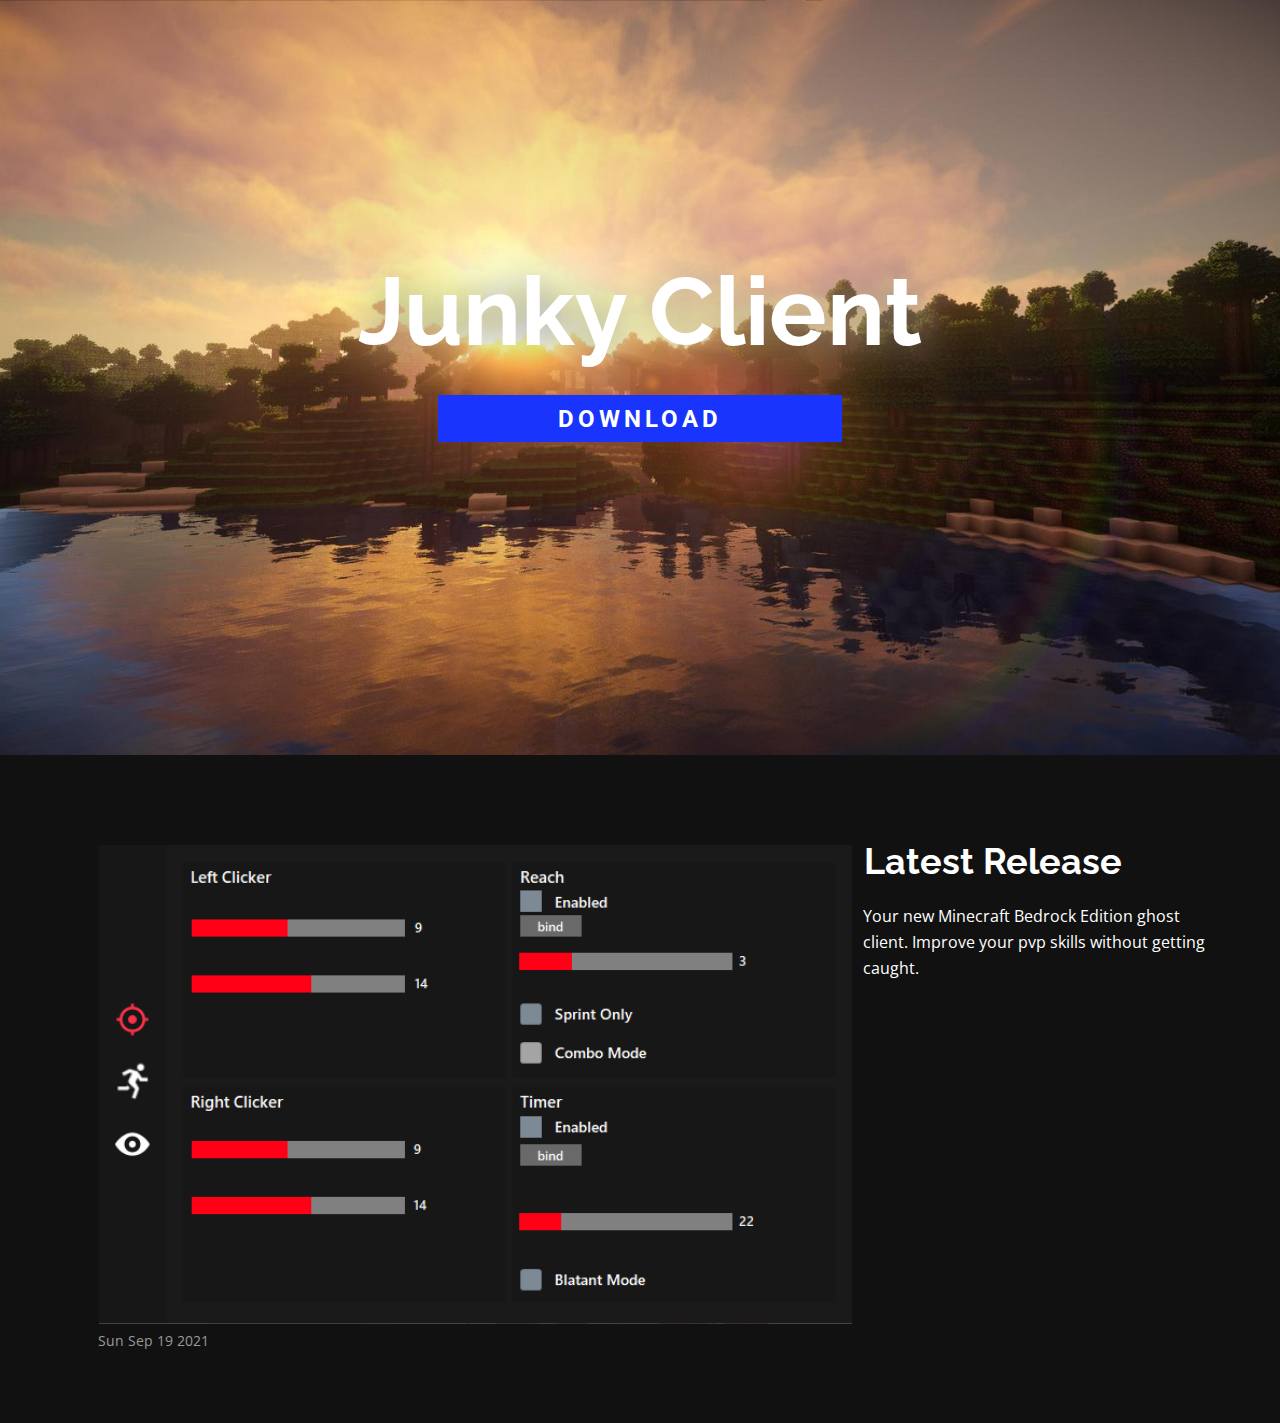
<file: index.html>
<!DOCTYPE html>
<html style="font-size: 16px;">
  <head>
    <meta name="viewport" content="width=device-width, initial-scale=1.0">
    <meta charset="utf-8">
    <meta name="keywords" content="Portfolio, About Us, ​Build Great Products">
    <meta name="description" content="">
    <meta name="page_type" content="np-template-header-footer-from-plugin">
    <title>Junky Cheat</title>
    <link rel="stylesheet" href="nicepage.css" media="screen">
<link rel="stylesheet" href="Accueil.css" media="screen">
    <script class="u-script" type="text/javascript" src="jquery.js" defer=""></script>
    <script class="u-script" type="text/javascript" src="nicepage.js" defer=""></script>
    <meta name="generator" content="Nicepage 3.23.2, nicepage.com">
    <link id="u-theme-google-font" rel="stylesheet" href="https://fonts.googleapis.com/css?family=Roboto:100,100i,300,300i,400,400i,500,500i,700,700i,900,900i|Open+Sans:300,300i,400,400i,600,600i,700,700i,800,800i">
    <link id="u-page-google-font" rel="stylesheet" href="https://fonts.googleapis.com/css?family=Raleway:100,100i,200,200i,300,300i,400,400i,500,500i,600,600i,700,700i,800,800i,900,900i">
    
    
    
    <script type="application/ld+json">{
		"@context": "http://schema.org",
		"@type": "Organization",
		"name": ""
}</script>
    <meta name="theme-color" content="#1934fd">
    <meta property="og:title" content="Junky Cheat">
    <meta property="og:type" content="website">
  </head>
  <body data-home-page="Accueil.html" data-home-page-title="Junky Cheat" class="u-body">
    <section class="u-align-center u-clearfix u-image u-section-1" id="carousel_30c3" data-image-width="3840" data-image-height="2160">
      <div class="u-clearfix u-sheet u-sheet-1">
        <h2 class="u-custom-font u-font-raleway u-text u-text-body-alt-color u-text-default u-text-1">Junky Client</h2>
        <div class="u-align-center u-container-style u-expanded-width-xs u-group u-palette-1-base u-group-1" data-href="https://discord.gg/92ZK3DDZds" data-target="_blank">
          <div class="u-container-layout u-valign-middle-xs u-container-layout-1">
            <h4 class="u-text u-text-default u-text-2">DOWNLOAD</h4>
          </div>
        </div>
      </div>
    </section>
    <section class="u-clearfix u-custom-color-1 u-section-2" id="sec-1126">
      <div class="u-clearfix u-sheet u-sheet-1"><!--blog--><!--blog_options_json--><!--{"type":"Recent","source":"","tags":"","count":""}--><!--/blog_options_json-->
        <div class="u-blog u-expanded-width u-blog-1">
          <div class="u-repeater u-repeater-1"><!--blog_post-->
            <div class="u-blog-post u-container-style u-repeater-item u-shape-rectangle">
              <div class="u-container-layout u-similar-container u-container-layout-1">
                <a class="u-post-header-link" href="blog/post.html"><!--blog_post_image-->
                  <img alt="" class="u-blog-control u-image u-image-default u-image-1" src="images/Capture11.PNG" data-image-width="699" data-image-height="451"><!--/blog_post_image-->
                </a>
                <h2 class="u-custom-font u-font-raleway u-text u-text-body-alt-color u-text-1">Latest Release</h2>
              </div>
            </div><!--/blog_post-->
          </div>
        </div><!--/blog-->
        <div class="u-blog-control u-metadata u-text-grey-40 u-metadata-1">
          <span class="u-meta-date u-meta-icon">Sun Sep 19 2021</span>
        </div>
        <p class="u-text u-text-body-alt-color u-text-2">Your new Minecraft Bedrock Edition ghost client. Improve your pvp skills without getting caught.</p>
      </div>
    </section>
    
    
    
    
  </body>
</html>
</file>
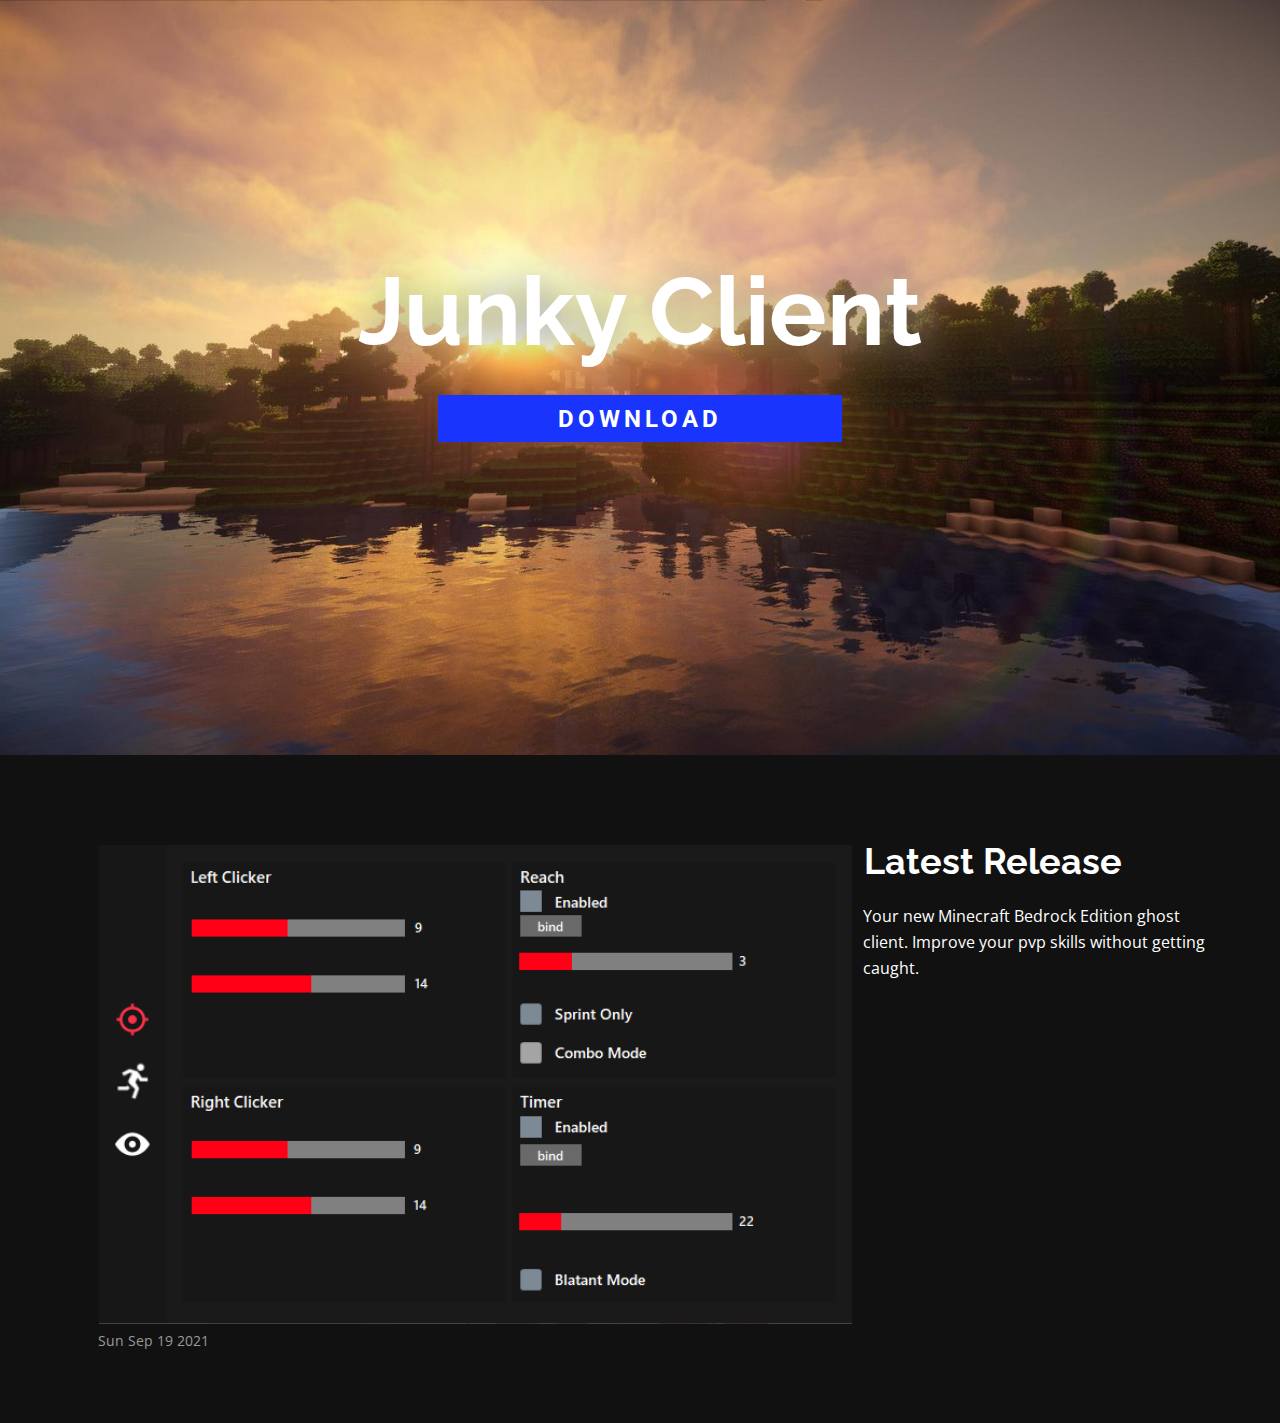
<file: Accueil.html>
<!DOCTYPE html>
<html style="font-size: 16px;">
  <head>
    <meta name="viewport" content="width=device-width, initial-scale=1.0">
    <meta charset="utf-8">
    <meta name="keywords" content="Portfolio, About Us, ​Build Great Products">
    <meta name="description" content="">
    <meta name="page_type" content="np-template-header-footer-from-plugin">
    <title>Accueil</title>
    <link rel="stylesheet" href="nicepage.css" media="screen">
<link rel="stylesheet" href="Accueil.css" media="screen">
    <script class="u-script" type="text/javascript" src="jquery.js" defer=""></script>
    <script class="u-script" type="text/javascript" src="nicepage.js" defer=""></script>
    <meta name="generator" content="Nicepage 3.23.2, nicepage.com">
    <link id="u-theme-google-font" rel="stylesheet" href="https://fonts.googleapis.com/css?family=Roboto:100,100i,300,300i,400,400i,500,500i,700,700i,900,900i|Open+Sans:300,300i,400,400i,600,600i,700,700i,800,800i">
    <link id="u-page-google-font" rel="stylesheet" href="https://fonts.googleapis.com/css?family=Raleway:100,100i,200,200i,300,300i,400,400i,500,500i,600,600i,700,700i,800,800i,900,900i">
    
    
    
    <script type="application/ld+json">{
		"@context": "http://schema.org",
		"@type": "Organization",
		"name": ""
}</script>
    <meta name="theme-color" content="#1934fd">
    <meta property="og:title" content="Junky Cheat">
    <meta property="og:type" content="website">
  </head>
  <body class="u-body">
    <section class="u-align-center u-clearfix u-image u-section-1" id="carousel_30c3" data-image-width="3840" data-image-height="2160">
      <div class="u-clearfix u-sheet u-sheet-1">
        <h2 class="u-custom-font u-font-raleway u-text u-text-body-alt-color u-text-default u-text-1">Junky Client</h2>
        <div class="u-align-center u-container-style u-expanded-width-xs u-group u-palette-1-base u-group-1" data-href="https://discord.gg/92ZK3DDZds" data-target="_blank">
          <div class="u-container-layout u-valign-middle-xs u-container-layout-1">
            <h4 class="u-text u-text-default u-text-2">DOWNLOAD</h4>
          </div>
        </div>
      </div>
    </section>
    <section class="u-clearfix u-custom-color-1 u-section-2" id="sec-1126">
      <div class="u-clearfix u-sheet u-sheet-1"><!--blog--><!--blog_options_json--><!--{"type":"Recent","source":"","tags":"","count":""}--><!--/blog_options_json-->
        <div class="u-blog u-expanded-width u-blog-1">
          <div class="u-repeater u-repeater-1"><!--blog_post-->
            <div class="u-blog-post u-container-style u-repeater-item u-shape-rectangle">
              <div class="u-container-layout u-similar-container u-container-layout-1">
                <a class="u-post-header-link" href="blog/post.html"><!--blog_post_image-->
                  <img alt="" class="u-blog-control u-image u-image-default u-image-1" src="images/Capture11.PNG" data-image-width="699" data-image-height="451"><!--/blog_post_image-->
                </a>
                <h2 class="u-custom-font u-font-raleway u-text u-text-body-alt-color u-text-1">Latest Release</h2>
              </div>
            </div><!--/blog_post-->
          </div>
        </div><!--/blog-->
        <div class="u-blog-control u-metadata u-text-grey-40 u-metadata-1">
          <span class="u-meta-date u-meta-icon">Sun Sep 19 2021</span>
        </div>
        <p class="u-text u-text-body-alt-color u-text-2">Your new Minecraft Bedrock Edition ghost client. Improve your pvp skills without getting caught. </p>
      </div>
    </section>
    
    
    
   
  </body>
</html>
</file>
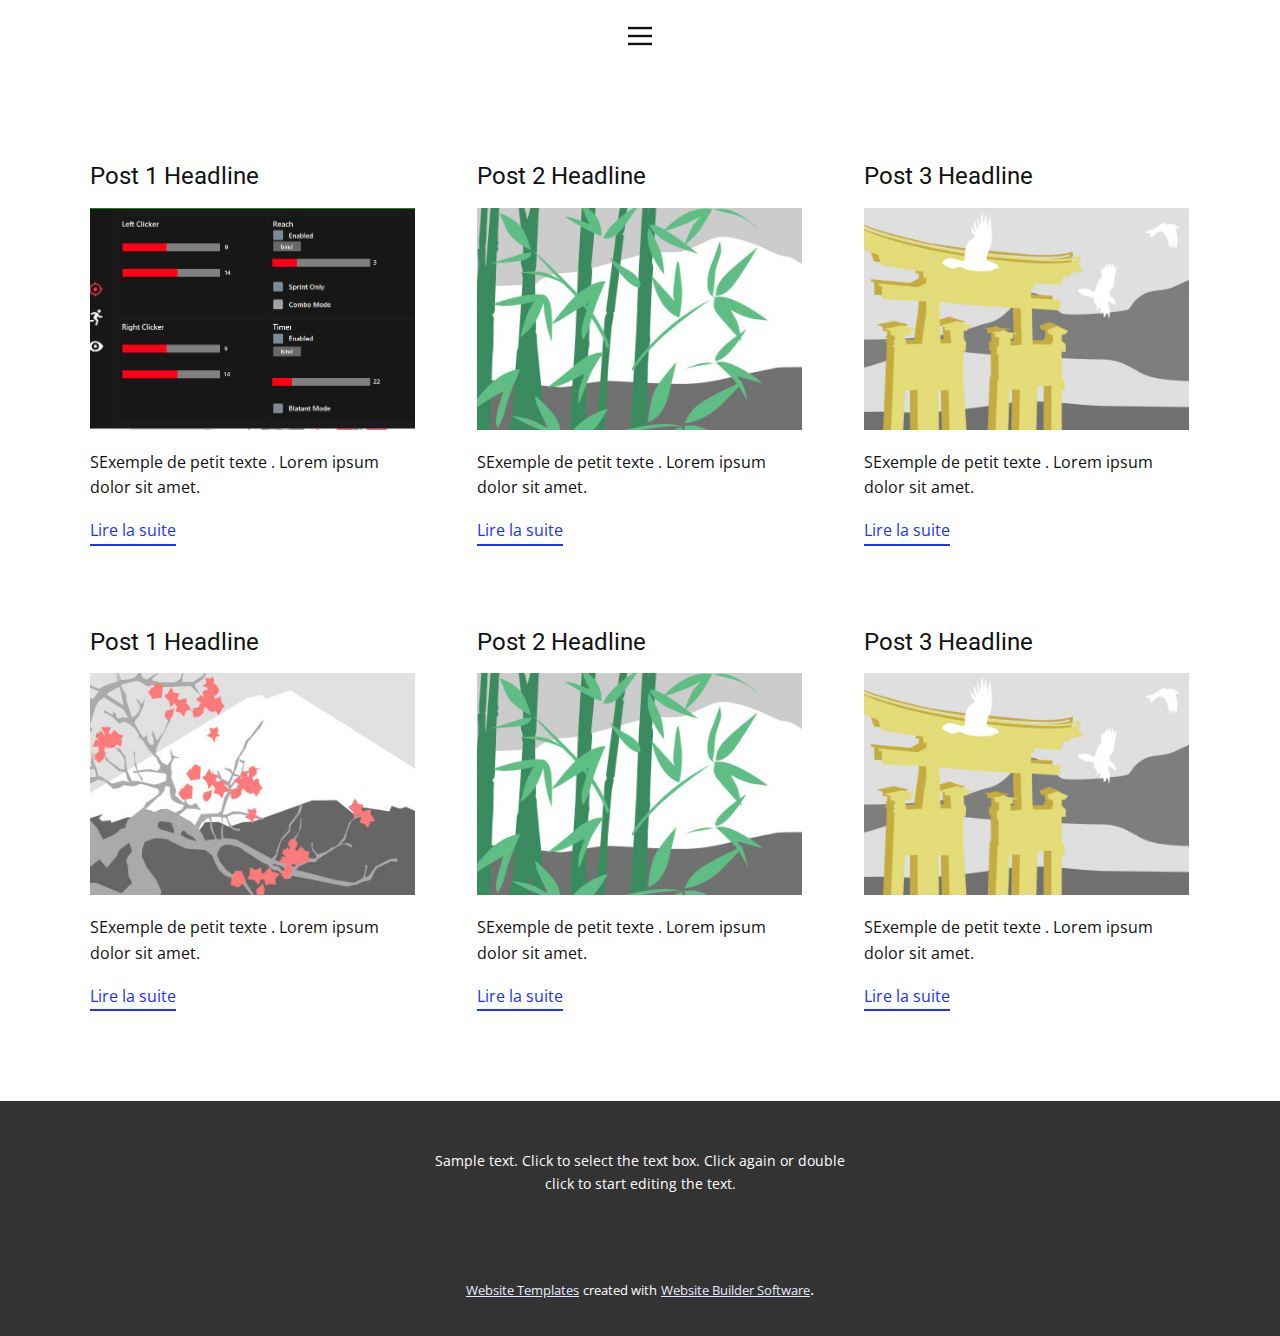
<file: blog/blog.html>
<html style="font-size: 16px;"><head>
    <meta name="viewport" content="width=device-width, initial-scale=1.0">
    <meta charset="utf-8">
    <meta name="keywords" content="">
    <meta name="description" content="">
    <meta name="page_type" content="np-template-header-footer-from-plugin">
    <title>Blog Template</title>
    <link rel="stylesheet" href="../nicepage.css" media="screen">
<link rel="stylesheet" href="../Blog-Template.css" media="screen">
    <script class="u-script" type="text/javascript" src="../jquery.js" defer=""></script>
    <script class="u-script" type="text/javascript" src="../nicepage.js" defer=""></script>
    <meta name="generator" content="Nicepage 3.23.2, nicepage.com">
    <link id="u-theme-google-font" rel="stylesheet" href="https://fonts.googleapis.com/css?family=Roboto:100,100i,300,300i,400,400i,500,500i,700,700i,900,900i|Open+Sans:300,300i,400,400i,600,600i,700,700i,800,800i">
    
    
    <script type="application/ld+json">{
		"@context": "http://schema.org",
		"@type": "Organization",
		"name": ""
}</script>
    <meta name="theme-color" content="#1934fd">
  </head>
  <body class="u-body"><header class="u-clearfix u-header u-header" id="sec-44a9"><div class="u-clearfix u-sheet u-sheet-1">
        <nav class="u-align-left u-menu u-menu-dropdown u-offcanvas u-menu-1" data-responsive-from="XL">
          <div class="menu-collapse">
            <a class="u-button-style u-nav-link" href="#" style="padding: 4px 0px; font-size: calc(1em + 8px);">
              <svg class="u-svg-link" preserveAspectRatio="xMidYMin slice" viewBox="0 0 302 302" style=""><use xmlns:xlink="http://www.w3.org/1999/xlink" xlink:href="#svg-5c50"></use></svg>
              <svg xmlns="http://www.w3.org/2000/svg" xmlns:xlink="http://www.w3.org/1999/xlink" version="1.1" id="svg-5c50" x="0px" y="0px" viewBox="0 0 302 302" style="enable-background:new 0 0 302 302;" xml:space="preserve" class="u-svg-content"><g><rect y="36" width="302" height="30"></rect><rect y="236" width="302" height="30"></rect><rect y="136" width="302" height="30"></rect>
</g><g></g><g></g><g></g><g></g><g></g><g></g><g></g><g></g><g></g><g></g><g></g><g></g><g></g><g></g><g></g></svg>
            </a>
          </div>
          <div class="u-custom-menu u-nav-container">
            <ul class="u-nav u-unstyled u-nav-1"><li class="u-nav-item"><a class="u-button-style u-nav-link u-text-active-palette-1-base u-text-hover-palette-2-base" href="../Home.html" style="padding: 10px 20px;">Home</a>
</li><li class="u-nav-item"><a class="u-button-style u-nav-link u-text-active-palette-1-base u-text-hover-palette-2-base" href="../About.html" style="padding: 10px 20px;">About</a>
</li><li class="u-nav-item"><a class="u-button-style u-nav-link u-text-active-palette-1-base u-text-hover-palette-2-base" href="../Contact.html" style="padding: 10px 20px;">Contact</a>
</li><li class="u-nav-item"><a class="u-button-style u-nav-link u-text-active-palette-1-base u-text-hover-palette-2-base" href="../Accueil.html" style="padding: 10px 20px;">Accueil</a>
</li></ul>
          </div>
          <div class="u-custom-menu u-nav-container-collapse">
            <div class="u-align-center u-black u-container-style u-inner-container-layout u-opacity u-opacity-95 u-sidenav">
              <div class="u-sidenav-overflow">
                <div class="u-menu-close"></div>
                <ul class="u-align-center u-nav u-popupmenu-items u-unstyled u-nav-2"><li class="u-nav-item"><a class="u-button-style u-nav-link" href="../Home.html">Home</a>
</li><li class="u-nav-item"><a class="u-button-style u-nav-link" href="../About.html">About</a>
</li><li class="u-nav-item"><a class="u-button-style u-nav-link" href="../Contact.html">Contact</a>
</li></ul>
              </div>
            </div>
            <div class="u-black u-menu-overlay u-opacity u-opacity-70"></div>
          </div>
        </nav>
      </div></header>
    <section class="u-clearfix u-section-1" id="sec-8b0d">
      <div class="u-clearfix u-sheet u-valign-middle u-sheet-1"><!--blog--><!--blog_options_json--><!--{"type":"Recent","source":"","tags":"","count":""}--><!--/blog_options_json-->
        <div class="u-blog u-expanded-width u-repeater u-repeater-1"><!--blog_post-->
          <div class="u-blog-post u-container-style u-repeater-item u-white u-repeater-item-1">
            <div class="u-container-layout u-similar-container u-valign-top u-container-layout-1"><!--blog_post_header-->
              <h4 class="u-blog-control u-text u-text-1">
                <a class="u-post-header-link" href="../blog/post.html"><!--blog_post_header_content-->Post 1 Headline<!--/blog_post_header_content--></a>
              </h4><!--/blog_post_header--><!--blog_post_image-->
              <a class="u-post-header-link" href="../blog/post.html"><img alt="" class="u-blog-control u-expanded-width u-image u-image-default u-image-1" src="../images/Capture11.PNG"></a><!--/blog_post_image--><!--blog_post_content-->
              <div class="u-blog-control u-post-content u-text u-text-2 fr-view">SExemple de petit texte . Lorem ipsum dolor sit amet.</div><!--/blog_post_content--><!--blog_post_readmore--><!--options_json--><!--{"content":""}--><!--/options_json-->
              <a href="../blog/post.html" class="u-blog-control u-border-2 u-border-palette-1-base u-btn u-btn-rectangle u-button-style u-none u-btn-1"><!--blog_post_readmore_content-->Lire la suite<!--/blog_post_readmore_content--></a><!--/blog_post_readmore-->
            </div>
          </div><div class="u-blog-post u-container-style u-repeater-item u-video-cover u-white">
            <div class="u-container-layout u-similar-container u-valign-top u-container-layout-2"><!--blog_post_header-->
              <h4 class="u-blog-control u-text u-text-3">
                <a class="u-post-header-link" href="../blog/post-1.html"><!--blog_post_header_content-->Post 2 Headline<!--/blog_post_header_content--></a>
              </h4><!--/blog_post_header--><!--blog_post_image-->
              <a class="u-post-header-link" href="../blog/post-1.html"><img alt="" class="u-blog-control u-expanded-width u-image u-image-default u-image-2" src="[data-uri]"></a><!--/blog_post_image--><!--blog_post_content-->
              <div class="u-blog-control u-post-content u-text u-text-4 fr-view">SExemple de petit texte . Lorem ipsum dolor sit amet.</div><!--/blog_post_content--><!--blog_post_readmore--><!--options_json--><!--{"content":""}--><!--/options_json-->
              <a href="../blog/post-1.html" class="u-blog-control u-border-2 u-border-palette-1-base u-btn u-btn-rectangle u-button-style u-none u-btn-2"><!--blog_post_readmore_content-->Lire la suite<!--/blog_post_readmore_content--></a><!--/blog_post_readmore-->
            </div>
          </div><div class="u-blog-post u-container-style u-repeater-item u-video-cover u-white">
            <div class="u-container-layout u-similar-container u-valign-top u-container-layout-3"><!--blog_post_header-->
              <h4 class="u-blog-control u-text u-text-5">
                <a class="u-post-header-link" href="../blog/post-2.html"><!--blog_post_header_content-->Post 3 Headline<!--/blog_post_header_content--></a>
              </h4><!--/blog_post_header--><!--blog_post_image-->
              <a class="u-post-header-link" href="../blog/post-2.html"><img alt="" class="u-blog-control u-expanded-width u-image u-image-default u-image-3" src="[data-uri]"></a><!--/blog_post_image--><!--blog_post_content-->
              <div class="u-blog-control u-post-content u-text u-text-6 fr-view">SExemple de petit texte . Lorem ipsum dolor sit amet.</div><!--/blog_post_content--><!--blog_post_readmore--><!--options_json--><!--{"content":""}--><!--/options_json-->
              <a href="../blog/post-2.html" class="u-blog-control u-border-2 u-border-palette-1-base u-btn u-btn-rectangle u-button-style u-none u-btn-3"><!--blog_post_readmore_content-->Lire la suite<!--/blog_post_readmore_content--></a><!--/blog_post_readmore-->
            </div>
          </div><div class="u-blog-post u-container-style u-repeater-item u-white u-repeater-item-1">
            <div class="u-container-layout u-similar-container u-valign-top u-container-layout-1"><!--blog_post_header-->
              <h4 class="u-blog-control u-text u-text-1">
                <a class="u-post-header-link" href="../blog/post-3.html"><!--blog_post_header_content-->Post 1 Headline<!--/blog_post_header_content--></a>
              </h4><!--/blog_post_header--><!--blog_post_image-->
              <a class="u-post-header-link" href="../blog/post-3.html"><img alt="" class="u-blog-control u-expanded-width u-image u-image-default u-image-1" src="[data-uri]"></a><!--/blog_post_image--><!--blog_post_content-->
              <div class="u-blog-control u-post-content u-text u-text-2 fr-view">SExemple de petit texte . Lorem ipsum dolor sit amet.</div><!--/blog_post_content--><!--blog_post_readmore--><!--options_json--><!--{"content":""}--><!--/options_json-->
              <a href="../blog/post-3.html" class="u-blog-control u-border-2 u-border-palette-1-base u-btn u-btn-rectangle u-button-style u-none u-btn-1"><!--blog_post_readmore_content-->Lire la suite<!--/blog_post_readmore_content--></a><!--/blog_post_readmore-->
            </div>
          </div><div class="u-blog-post u-container-style u-repeater-item u-video-cover u-white">
            <div class="u-container-layout u-similar-container u-valign-top u-container-layout-2"><!--blog_post_header-->
              <h4 class="u-blog-control u-text u-text-3">
                <a class="u-post-header-link" href="../blog/post-4.html"><!--blog_post_header_content-->Post 2 Headline<!--/blog_post_header_content--></a>
              </h4><!--/blog_post_header--><!--blog_post_image-->
              <a class="u-post-header-link" href="../blog/post-4.html"><img alt="" class="u-blog-control u-expanded-width u-image u-image-default u-image-2" src="[data-uri]"></a><!--/blog_post_image--><!--blog_post_content-->
              <div class="u-blog-control u-post-content u-text u-text-4 fr-view">SExemple de petit texte . Lorem ipsum dolor sit amet.</div><!--/blog_post_content--><!--blog_post_readmore--><!--options_json--><!--{"content":""}--><!--/options_json-->
              <a href="../blog/post-4.html" class="u-blog-control u-border-2 u-border-palette-1-base u-btn u-btn-rectangle u-button-style u-none u-btn-2"><!--blog_post_readmore_content-->Lire la suite<!--/blog_post_readmore_content--></a><!--/blog_post_readmore-->
            </div>
          </div><div class="u-blog-post u-container-style u-repeater-item u-video-cover u-white">
            <div class="u-container-layout u-similar-container u-valign-top u-container-layout-3"><!--blog_post_header-->
              <h4 class="u-blog-control u-text u-text-5">
                <a class="u-post-header-link" href="../blog/post-5.html"><!--blog_post_header_content-->Post 3 Headline<!--/blog_post_header_content--></a>
              </h4><!--/blog_post_header--><!--blog_post_image-->
              <a class="u-post-header-link" href="../blog/post-5.html"><img alt="" class="u-blog-control u-expanded-width u-image u-image-default u-image-3" src="[data-uri]"></a><!--/blog_post_image--><!--blog_post_content-->
              <div class="u-blog-control u-post-content u-text u-text-6 fr-view">SExemple de petit texte . Lorem ipsum dolor sit amet.</div><!--/blog_post_content--><!--blog_post_readmore--><!--options_json--><!--{"content":""}--><!--/options_json-->
              <a href="../blog/post-5.html" class="u-blog-control u-border-2 u-border-palette-1-base u-btn u-btn-rectangle u-button-style u-none u-btn-3"><!--blog_post_readmore_content-->Lire la suite<!--/blog_post_readmore_content--></a><!--/blog_post_readmore-->
            </div>
          </div><!--/blog_post--><!--blog_post-->
          <!--/blog_post--><!--blog_post-->
          <!--/blog_post-->
        </div><!--/blog-->
      </div>
    </section>
    
    
    <footer class="u-align-center u-clearfix u-footer u-grey-80 u-footer" id="sec-a032"><div class="u-clearfix u-sheet u-sheet-1">
        <p class="u-small-text u-text u-text-variant u-text-1">Sample text. Click to select the text box. Click again or double click to start editing the text.</p>
      </div></footer>
    <section class="u-backlink u-clearfix u-grey-80">
      <a class="u-link" href="https://nicepage.com/website-templates" target="_blank">
        <span>Website Templates</span>
      </a>
      <p class="u-text">
        <span>created with</span>
      </p>
      <a class="u-link" href="https://nicepage.com/" target="_blank">
        <span>Website Builder Software</span>
      </a>. 
    </section>
  
</body></html>
</file>
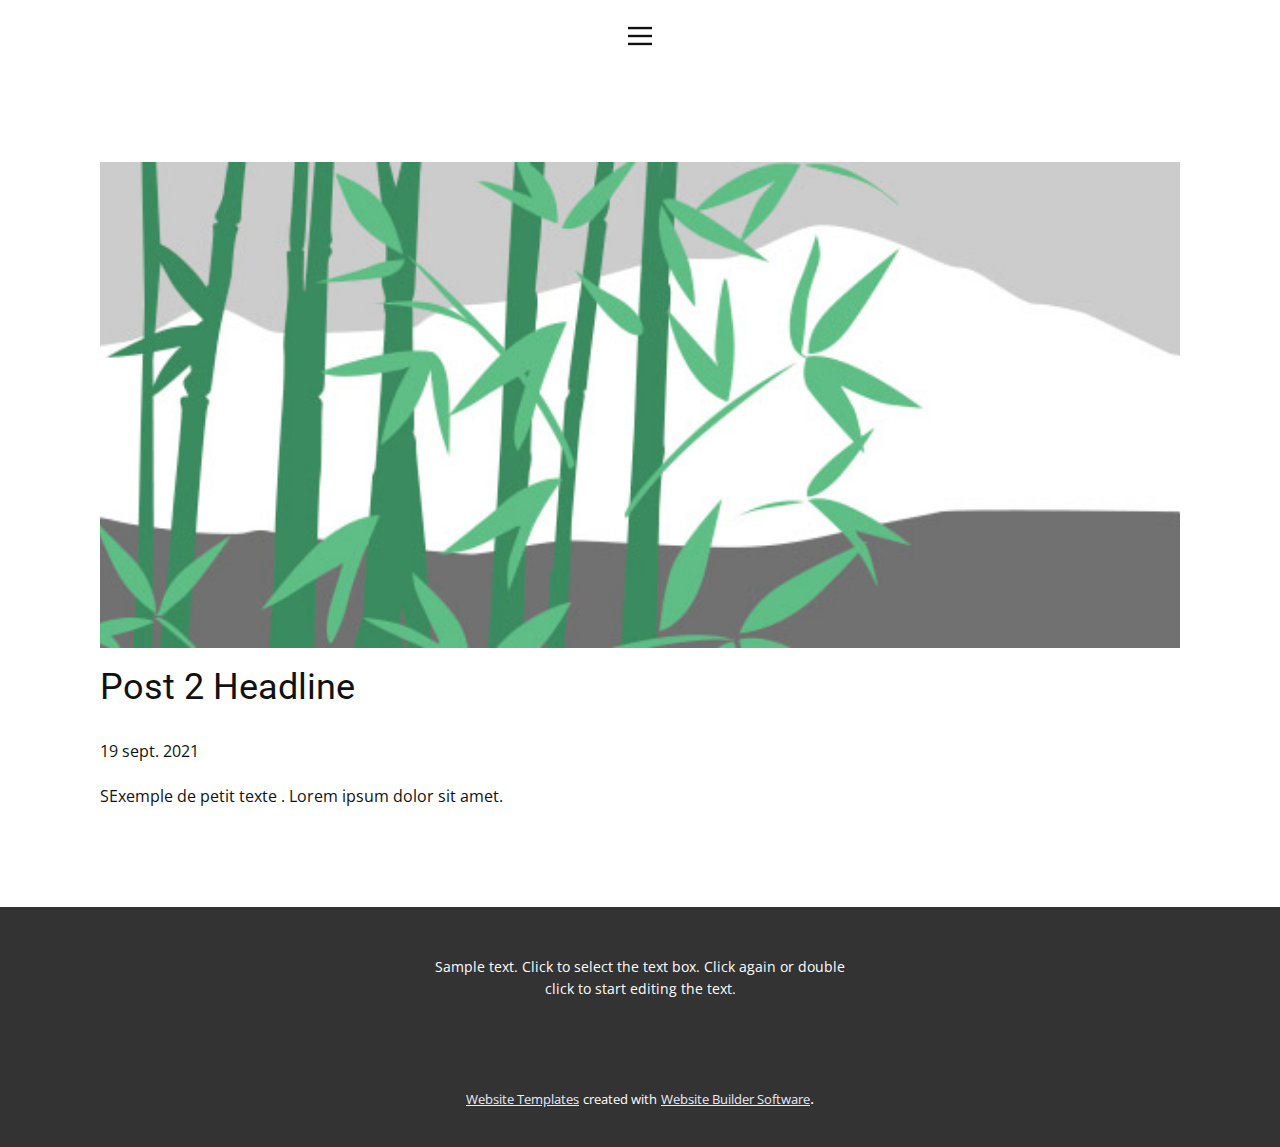
<file: blog/post-1.html>
<!doctype html>
<html style="font-size: 16px;"><head>
    <meta name="viewport" content="width=device-width, initial-scale=1.0">
    <meta charset="utf-8">
    <meta name="keywords" content="Post 1 Headline">
    <meta name="description" content="">
    <meta name="page_type" content="np-template-header-footer-from-plugin">
    <title>Post 2 Headline</title>
    <link rel="stylesheet" href="../nicepage.css" media="screen">
<link rel="stylesheet" href="../Post-Template.css" media="screen">
    <script class="u-script" type="text/javascript" src="../jquery.js" defer=""></script>
    <script class="u-script" type="text/javascript" src="../nicepage.js" defer=""></script>
    <meta name="generator" content="Nicepage 3.23.2, nicepage.com">
    <link id="u-theme-google-font" rel="stylesheet" href="https://fonts.googleapis.com/css?family=Roboto:100,100i,300,300i,400,400i,500,500i,700,700i,900,900i|Open+Sans:300,300i,400,400i,600,600i,700,700i,800,800i">
    
    
    <script type="application/ld+json">{
		"@context": "http://schema.org",
		"@type": "Organization",
		"name": ""
}</script>
    <meta name="theme-color" content="#1934fd">
  </head>
  <body class="u-body"><header class="u-clearfix u-header u-header" id="sec-44a9"><div class="u-clearfix u-sheet u-sheet-1">
        <nav class="u-align-left u-menu u-menu-dropdown u-offcanvas u-menu-1" data-responsive-from="XL">
          <div class="menu-collapse">
            <a class="u-button-style u-nav-link" href="#" style="padding: 4px 0px; font-size: calc(1em + 8px);">
              <svg class="u-svg-link" preserveAspectRatio="xMidYMin slice" viewBox="0 0 302 302" style=""><use xmlns:xlink="http://www.w3.org/1999/xlink" xlink:href="#svg-5c50"></use></svg>
              <svg xmlns="http://www.w3.org/2000/svg" xmlns:xlink="http://www.w3.org/1999/xlink" version="1.1" id="svg-5c50" x="0px" y="0px" viewBox="0 0 302 302" style="enable-background:new 0 0 302 302;" xml:space="preserve" class="u-svg-content"><g><rect y="36" width="302" height="30"></rect><rect y="236" width="302" height="30"></rect><rect y="136" width="302" height="30"></rect>
</g><g></g><g></g><g></g><g></g><g></g><g></g><g></g><g></g><g></g><g></g><g></g><g></g><g></g><g></g><g></g></svg>
            </a>
          </div>
          <div class="u-custom-menu u-nav-container">
            <ul class="u-nav u-unstyled u-nav-1"><li class="u-nav-item"><a class="u-button-style u-nav-link u-text-active-palette-1-base u-text-hover-palette-2-base" href="../Home.html" style="padding: 10px 20px;">Home</a>
</li><li class="u-nav-item"><a class="u-button-style u-nav-link u-text-active-palette-1-base u-text-hover-palette-2-base" href="../About.html" style="padding: 10px 20px;">About</a>
</li><li class="u-nav-item"><a class="u-button-style u-nav-link u-text-active-palette-1-base u-text-hover-palette-2-base" href="../Contact.html" style="padding: 10px 20px;">Contact</a>
</li><li class="u-nav-item"><a class="u-button-style u-nav-link u-text-active-palette-1-base u-text-hover-palette-2-base" href="../Accueil.html" style="padding: 10px 20px;">Accueil</a>
</li></ul>
          </div>
          <div class="u-custom-menu u-nav-container-collapse">
            <div class="u-align-center u-black u-container-style u-inner-container-layout u-opacity u-opacity-95 u-sidenav">
              <div class="u-sidenav-overflow">
                <div class="u-menu-close"></div>
                <ul class="u-align-center u-nav u-popupmenu-items u-unstyled u-nav-2"><li class="u-nav-item"><a class="u-button-style u-nav-link" href="../Home.html">Home</a>
</li><li class="u-nav-item"><a class="u-button-style u-nav-link" href="../About.html">About</a>
</li><li class="u-nav-item"><a class="u-button-style u-nav-link" href="../Contact.html">Contact</a>
</li></ul>
              </div>
            </div>
            <div class="u-black u-menu-overlay u-opacity u-opacity-70"></div>
          </div>
        </nav>
      </div></header>
    <section class="u-align-center u-clearfix u-section-1" id="sec-8581">
      <div class="u-clearfix u-sheet u-valign-middle-md u-valign-middle-sm u-valign-middle-xs u-sheet-1"><!--post_details--><!--post_details_options_json--><!--{"source":""}--><!--/post_details_options_json--><!--blog_post-->
        <div class="u-container-style u-expanded-width u-post-details u-post-details-1">
          <div class="u-container-layout u-valign-middle u-container-layout-1"><!--blog_post_image-->
            <img alt="" class="u-blog-control u-expanded-width u-image u-image-default u-image-1" src="[data-uri]"><!--/blog_post_image--><!--blog_post_header-->
            <h2 class="u-blog-control u-text u-text-1">Post 2 Headline</h2><!--/blog_post_header--><!--blog_post_metadata-->
            <div class="u-blog-control u-metadata u-metadata-1"><!--blog_post_metadata_date-->
              <span class="u-meta-date u-meta-icon">19 sept. 2021</span><!--/blog_post_metadata_date--><!--blog_post_metadata_category-->
              <!--/blog_post_metadata_category--><!--blog_post_metadata_comments-->
              <!--/blog_post_metadata_comments-->
            </div><!--/blog_post_metadata--><!--blog_post_content-->
            <div class="u-align-justify u-blog-control u-post-content u-text u-text-2 fr-view">
  SExemple de petit texte . Lorem ipsum dolor sit amet.
  </div><!--/blog_post_content-->
          </div>
        </div><!--/blog_post--><!--/post_details-->
      </div>
    </section>
    
    
    <footer class="u-align-center u-clearfix u-footer u-grey-80 u-footer" id="sec-a032"><div class="u-clearfix u-sheet u-sheet-1">
        <p class="u-small-text u-text u-text-variant u-text-1">Sample text. Click to select the text box. Click again or double click to start editing the text.</p>
      </div></footer>
    <section class="u-backlink u-clearfix u-grey-80">
      <a class="u-link" href="https://nicepage.com/website-templates" target="_blank">
        <span>Website Templates</span>
      </a>
      <p class="u-text">
        <span>created with</span>
      </p>
      <a class="u-link" href="https://nicepage.com/" target="_blank">
        <span>Website Builder Software</span>
      </a>. 
    </section>
  
</body></html>
</file>
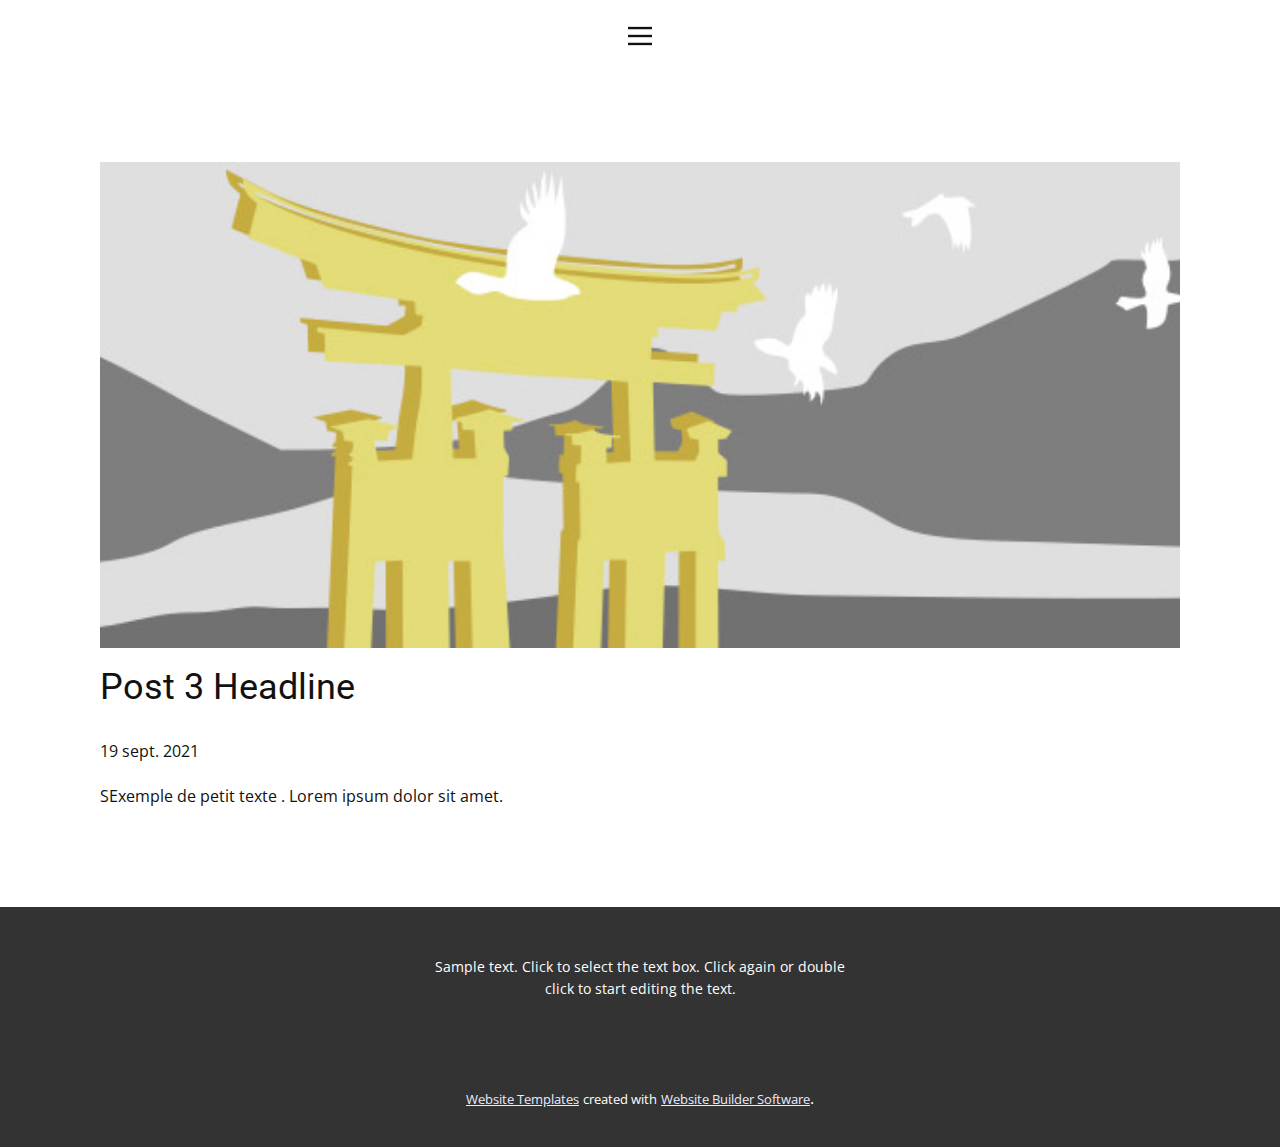
<file: blog/post-2.html>
<!doctype html>
<html style="font-size: 16px;"><head>
    <meta name="viewport" content="width=device-width, initial-scale=1.0">
    <meta charset="utf-8">
    <meta name="keywords" content="Post 1 Headline">
    <meta name="description" content="">
    <meta name="page_type" content="np-template-header-footer-from-plugin">
    <title>Post 3 Headline</title>
    <link rel="stylesheet" href="../nicepage.css" media="screen">
<link rel="stylesheet" href="../Post-Template.css" media="screen">
    <script class="u-script" type="text/javascript" src="../jquery.js" defer=""></script>
    <script class="u-script" type="text/javascript" src="../nicepage.js" defer=""></script>
    <meta name="generator" content="Nicepage 3.23.2, nicepage.com">
    <link id="u-theme-google-font" rel="stylesheet" href="https://fonts.googleapis.com/css?family=Roboto:100,100i,300,300i,400,400i,500,500i,700,700i,900,900i|Open+Sans:300,300i,400,400i,600,600i,700,700i,800,800i">
    
    
    <script type="application/ld+json">{
		"@context": "http://schema.org",
		"@type": "Organization",
		"name": ""
}</script>
    <meta name="theme-color" content="#1934fd">
  </head>
  <body class="u-body"><header class="u-clearfix u-header u-header" id="sec-44a9"><div class="u-clearfix u-sheet u-sheet-1">
        <nav class="u-align-left u-menu u-menu-dropdown u-offcanvas u-menu-1" data-responsive-from="XL">
          <div class="menu-collapse">
            <a class="u-button-style u-nav-link" href="#" style="padding: 4px 0px; font-size: calc(1em + 8px);">
              <svg class="u-svg-link" preserveAspectRatio="xMidYMin slice" viewBox="0 0 302 302" style=""><use xmlns:xlink="http://www.w3.org/1999/xlink" xlink:href="#svg-5c50"></use></svg>
              <svg xmlns="http://www.w3.org/2000/svg" xmlns:xlink="http://www.w3.org/1999/xlink" version="1.1" id="svg-5c50" x="0px" y="0px" viewBox="0 0 302 302" style="enable-background:new 0 0 302 302;" xml:space="preserve" class="u-svg-content"><g><rect y="36" width="302" height="30"></rect><rect y="236" width="302" height="30"></rect><rect y="136" width="302" height="30"></rect>
</g><g></g><g></g><g></g><g></g><g></g><g></g><g></g><g></g><g></g><g></g><g></g><g></g><g></g><g></g><g></g></svg>
            </a>
          </div>
          <div class="u-custom-menu u-nav-container">
            <ul class="u-nav u-unstyled u-nav-1"><li class="u-nav-item"><a class="u-button-style u-nav-link u-text-active-palette-1-base u-text-hover-palette-2-base" href="../Home.html" style="padding: 10px 20px;">Home</a>
</li><li class="u-nav-item"><a class="u-button-style u-nav-link u-text-active-palette-1-base u-text-hover-palette-2-base" href="../About.html" style="padding: 10px 20px;">About</a>
</li><li class="u-nav-item"><a class="u-button-style u-nav-link u-text-active-palette-1-base u-text-hover-palette-2-base" href="../Contact.html" style="padding: 10px 20px;">Contact</a>
</li><li class="u-nav-item"><a class="u-button-style u-nav-link u-text-active-palette-1-base u-text-hover-palette-2-base" href="../Accueil.html" style="padding: 10px 20px;">Accueil</a>
</li></ul>
          </div>
          <div class="u-custom-menu u-nav-container-collapse">
            <div class="u-align-center u-black u-container-style u-inner-container-layout u-opacity u-opacity-95 u-sidenav">
              <div class="u-sidenav-overflow">
                <div class="u-menu-close"></div>
                <ul class="u-align-center u-nav u-popupmenu-items u-unstyled u-nav-2"><li class="u-nav-item"><a class="u-button-style u-nav-link" href="../Home.html">Home</a>
</li><li class="u-nav-item"><a class="u-button-style u-nav-link" href="../About.html">About</a>
</li><li class="u-nav-item"><a class="u-button-style u-nav-link" href="../Contact.html">Contact</a>
</li></ul>
              </div>
            </div>
            <div class="u-black u-menu-overlay u-opacity u-opacity-70"></div>
          </div>
        </nav>
      </div></header>
    <section class="u-align-center u-clearfix u-section-1" id="sec-8581">
      <div class="u-clearfix u-sheet u-valign-middle-md u-valign-middle-sm u-valign-middle-xs u-sheet-1"><!--post_details--><!--post_details_options_json--><!--{"source":""}--><!--/post_details_options_json--><!--blog_post-->
        <div class="u-container-style u-expanded-width u-post-details u-post-details-1">
          <div class="u-container-layout u-valign-middle u-container-layout-1"><!--blog_post_image-->
            <img alt="" class="u-blog-control u-expanded-width u-image u-image-default u-image-1" src="[data-uri]"><!--/blog_post_image--><!--blog_post_header-->
            <h2 class="u-blog-control u-text u-text-1">Post 3 Headline</h2><!--/blog_post_header--><!--blog_post_metadata-->
            <div class="u-blog-control u-metadata u-metadata-1"><!--blog_post_metadata_date-->
              <span class="u-meta-date u-meta-icon">19 sept. 2021</span><!--/blog_post_metadata_date--><!--blog_post_metadata_category-->
              <!--/blog_post_metadata_category--><!--blog_post_metadata_comments-->
              <!--/blog_post_metadata_comments-->
            </div><!--/blog_post_metadata--><!--blog_post_content-->
            <div class="u-align-justify u-blog-control u-post-content u-text u-text-2 fr-view">
  SExemple de petit texte . Lorem ipsum dolor sit amet.
  </div><!--/blog_post_content-->
          </div>
        </div><!--/blog_post--><!--/post_details-->
      </div>
    </section>
    
    
    <footer class="u-align-center u-clearfix u-footer u-grey-80 u-footer" id="sec-a032"><div class="u-clearfix u-sheet u-sheet-1">
        <p class="u-small-text u-text u-text-variant u-text-1">Sample text. Click to select the text box. Click again or double click to start editing the text.</p>
      </div></footer>
    <section class="u-backlink u-clearfix u-grey-80">
      <a class="u-link" href="https://nicepage.com/website-templates" target="_blank">
        <span>Website Templates</span>
      </a>
      <p class="u-text">
        <span>created with</span>
      </p>
      <a class="u-link" href="https://nicepage.com/" target="_blank">
        <span>Website Builder Software</span>
      </a>. 
    </section>
  
</body></html>
</file>
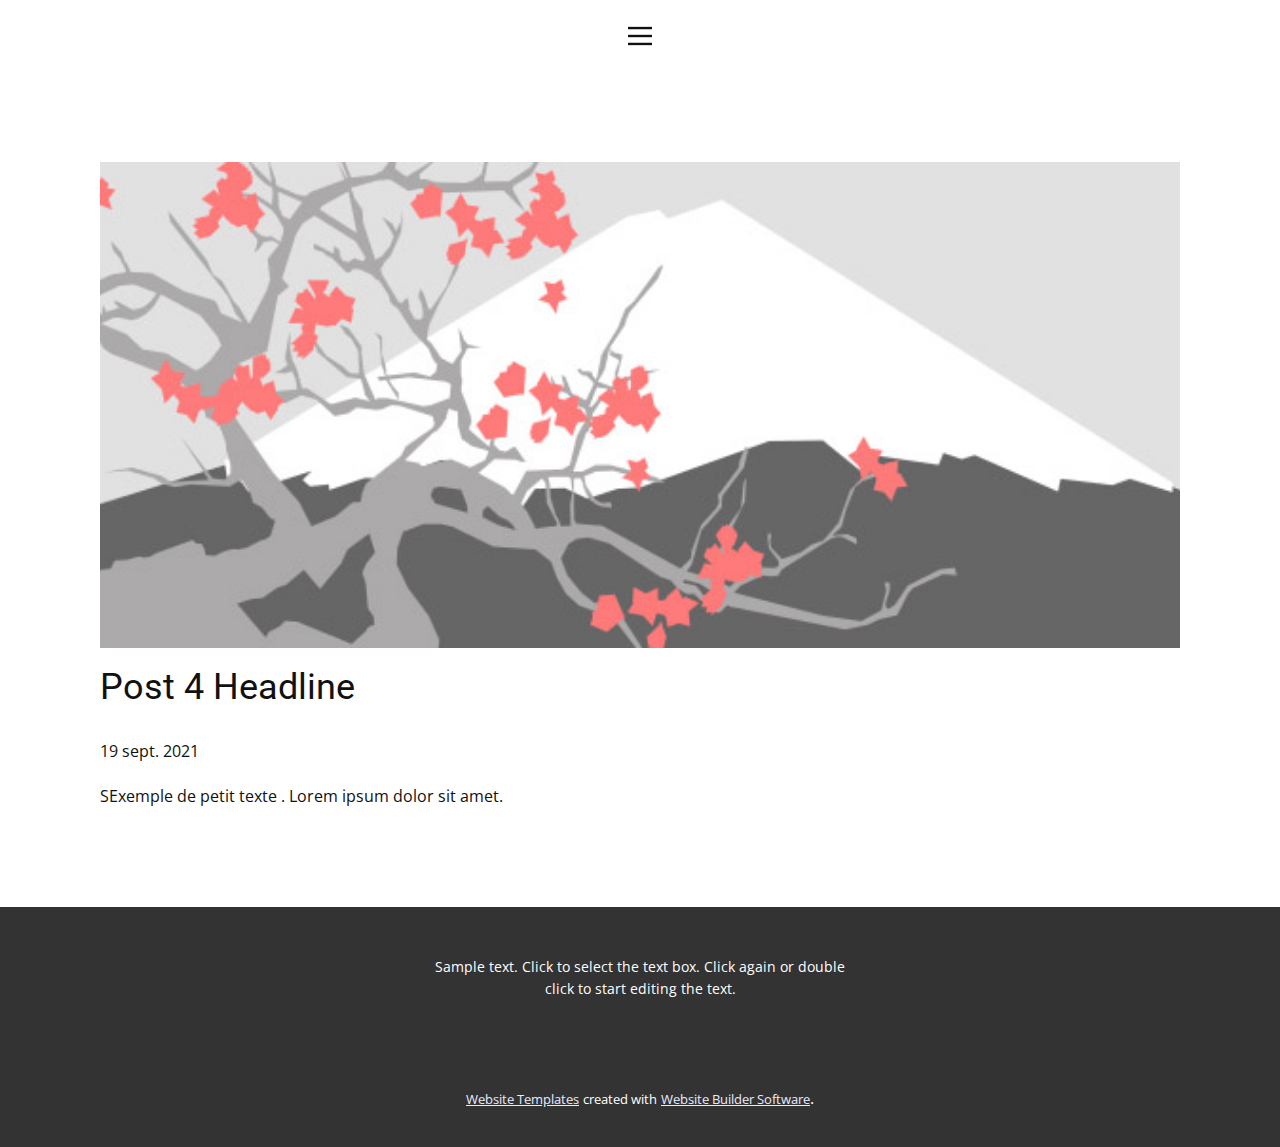
<file: blog/post-3.html>
<!doctype html>
<html style="font-size: 16px;"><head>
    <meta name="viewport" content="width=device-width, initial-scale=1.0">
    <meta charset="utf-8">
    <meta name="keywords" content="Post 1 Headline">
    <meta name="description" content="">
    <meta name="page_type" content="np-template-header-footer-from-plugin">
    <title>Post 4 Headline</title>
    <link rel="stylesheet" href="../nicepage.css" media="screen">
<link rel="stylesheet" href="../Post-Template.css" media="screen">
    <script class="u-script" type="text/javascript" src="../jquery.js" defer=""></script>
    <script class="u-script" type="text/javascript" src="../nicepage.js" defer=""></script>
    <meta name="generator" content="Nicepage 3.23.2, nicepage.com">
    <link id="u-theme-google-font" rel="stylesheet" href="https://fonts.googleapis.com/css?family=Roboto:100,100i,300,300i,400,400i,500,500i,700,700i,900,900i|Open+Sans:300,300i,400,400i,600,600i,700,700i,800,800i">
    
    
    <script type="application/ld+json">{
		"@context": "http://schema.org",
		"@type": "Organization",
		"name": ""
}</script>
    <meta name="theme-color" content="#1934fd">
  </head>
  <body class="u-body"><header class="u-clearfix u-header u-header" id="sec-44a9"><div class="u-clearfix u-sheet u-sheet-1">
        <nav class="u-align-left u-menu u-menu-dropdown u-offcanvas u-menu-1" data-responsive-from="XL">
          <div class="menu-collapse">
            <a class="u-button-style u-nav-link" href="#" style="padding: 4px 0px; font-size: calc(1em + 8px);">
              <svg class="u-svg-link" preserveAspectRatio="xMidYMin slice" viewBox="0 0 302 302" style=""><use xmlns:xlink="http://www.w3.org/1999/xlink" xlink:href="#svg-5c50"></use></svg>
              <svg xmlns="http://www.w3.org/2000/svg" xmlns:xlink="http://www.w3.org/1999/xlink" version="1.1" id="svg-5c50" x="0px" y="0px" viewBox="0 0 302 302" style="enable-background:new 0 0 302 302;" xml:space="preserve" class="u-svg-content"><g><rect y="36" width="302" height="30"></rect><rect y="236" width="302" height="30"></rect><rect y="136" width="302" height="30"></rect>
</g><g></g><g></g><g></g><g></g><g></g><g></g><g></g><g></g><g></g><g></g><g></g><g></g><g></g><g></g><g></g></svg>
            </a>
          </div>
          <div class="u-custom-menu u-nav-container">
            <ul class="u-nav u-unstyled u-nav-1"><li class="u-nav-item"><a class="u-button-style u-nav-link u-text-active-palette-1-base u-text-hover-palette-2-base" href="../Home.html" style="padding: 10px 20px;">Home</a>
</li><li class="u-nav-item"><a class="u-button-style u-nav-link u-text-active-palette-1-base u-text-hover-palette-2-base" href="../About.html" style="padding: 10px 20px;">About</a>
</li><li class="u-nav-item"><a class="u-button-style u-nav-link u-text-active-palette-1-base u-text-hover-palette-2-base" href="../Contact.html" style="padding: 10px 20px;">Contact</a>
</li><li class="u-nav-item"><a class="u-button-style u-nav-link u-text-active-palette-1-base u-text-hover-palette-2-base" href="../Accueil.html" style="padding: 10px 20px;">Accueil</a>
</li></ul>
          </div>
          <div class="u-custom-menu u-nav-container-collapse">
            <div class="u-align-center u-black u-container-style u-inner-container-layout u-opacity u-opacity-95 u-sidenav">
              <div class="u-sidenav-overflow">
                <div class="u-menu-close"></div>
                <ul class="u-align-center u-nav u-popupmenu-items u-unstyled u-nav-2"><li class="u-nav-item"><a class="u-button-style u-nav-link" href="../Home.html">Home</a>
</li><li class="u-nav-item"><a class="u-button-style u-nav-link" href="../About.html">About</a>
</li><li class="u-nav-item"><a class="u-button-style u-nav-link" href="../Contact.html">Contact</a>
</li></ul>
              </div>
            </div>
            <div class="u-black u-menu-overlay u-opacity u-opacity-70"></div>
          </div>
        </nav>
      </div></header>
    <section class="u-align-center u-clearfix u-section-1" id="sec-8581">
      <div class="u-clearfix u-sheet u-valign-middle-md u-valign-middle-sm u-valign-middle-xs u-sheet-1"><!--post_details--><!--post_details_options_json--><!--{"source":""}--><!--/post_details_options_json--><!--blog_post-->
        <div class="u-container-style u-expanded-width u-post-details u-post-details-1">
          <div class="u-container-layout u-valign-middle u-container-layout-1"><!--blog_post_image-->
            <img alt="" class="u-blog-control u-expanded-width u-image u-image-default u-image-1" src="[data-uri]"><!--/blog_post_image--><!--blog_post_header-->
            <h2 class="u-blog-control u-text u-text-1">Post 4 Headline</h2><!--/blog_post_header--><!--blog_post_metadata-->
            <div class="u-blog-control u-metadata u-metadata-1"><!--blog_post_metadata_date-->
              <span class="u-meta-date u-meta-icon">19 sept. 2021</span><!--/blog_post_metadata_date--><!--blog_post_metadata_category-->
              <!--/blog_post_metadata_category--><!--blog_post_metadata_comments-->
              <!--/blog_post_metadata_comments-->
            </div><!--/blog_post_metadata--><!--blog_post_content-->
            <div class="u-align-justify u-blog-control u-post-content u-text u-text-2 fr-view">
  SExemple de petit texte . Lorem ipsum dolor sit amet.
  </div><!--/blog_post_content-->
          </div>
        </div><!--/blog_post--><!--/post_details-->
      </div>
    </section>
    
    
    <footer class="u-align-center u-clearfix u-footer u-grey-80 u-footer" id="sec-a032"><div class="u-clearfix u-sheet u-sheet-1">
        <p class="u-small-text u-text u-text-variant u-text-1">Sample text. Click to select the text box. Click again or double click to start editing the text.</p>
      </div></footer>
    <section class="u-backlink u-clearfix u-grey-80">
      <a class="u-link" href="https://nicepage.com/website-templates" target="_blank">
        <span>Website Templates</span>
      </a>
      <p class="u-text">
        <span>created with</span>
      </p>
      <a class="u-link" href="https://nicepage.com/" target="_blank">
        <span>Website Builder Software</span>
      </a>. 
    </section>
  
</body></html>
</file>
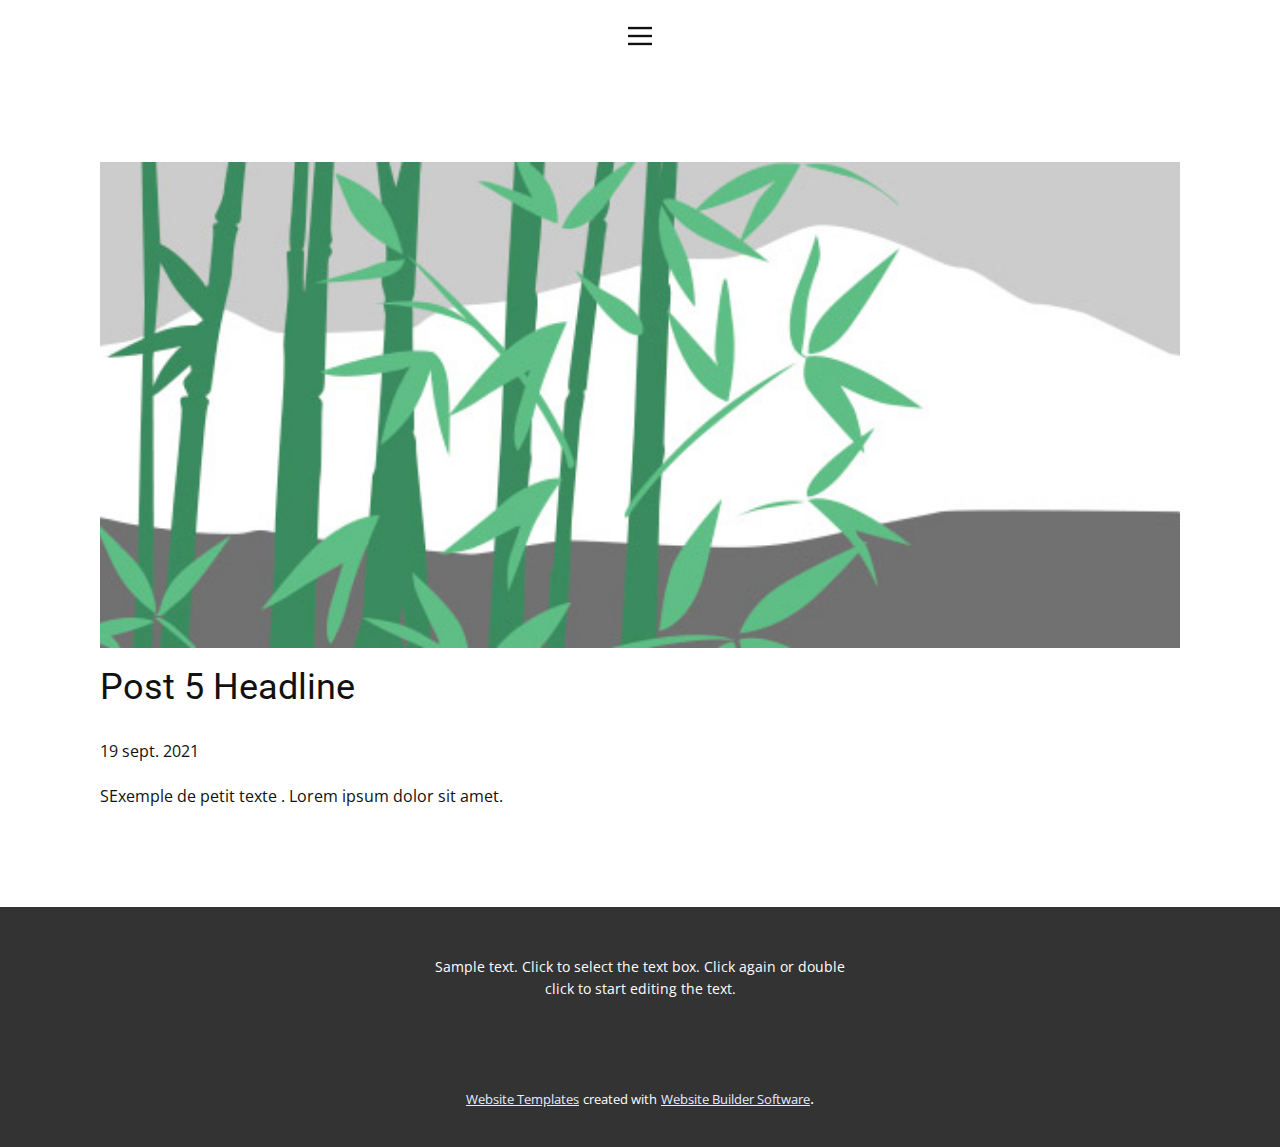
<file: blog/post-4.html>
<!doctype html>
<html style="font-size: 16px;"><head>
    <meta name="viewport" content="width=device-width, initial-scale=1.0">
    <meta charset="utf-8">
    <meta name="keywords" content="Post 1 Headline">
    <meta name="description" content="">
    <meta name="page_type" content="np-template-header-footer-from-plugin">
    <title>Post 5 Headline</title>
    <link rel="stylesheet" href="../nicepage.css" media="screen">
<link rel="stylesheet" href="../Post-Template.css" media="screen">
    <script class="u-script" type="text/javascript" src="../jquery.js" defer=""></script>
    <script class="u-script" type="text/javascript" src="../nicepage.js" defer=""></script>
    <meta name="generator" content="Nicepage 3.23.2, nicepage.com">
    <link id="u-theme-google-font" rel="stylesheet" href="https://fonts.googleapis.com/css?family=Roboto:100,100i,300,300i,400,400i,500,500i,700,700i,900,900i|Open+Sans:300,300i,400,400i,600,600i,700,700i,800,800i">
    
    
    <script type="application/ld+json">{
		"@context": "http://schema.org",
		"@type": "Organization",
		"name": ""
}</script>
    <meta name="theme-color" content="#1934fd">
  </head>
  <body class="u-body"><header class="u-clearfix u-header u-header" id="sec-44a9"><div class="u-clearfix u-sheet u-sheet-1">
        <nav class="u-align-left u-menu u-menu-dropdown u-offcanvas u-menu-1" data-responsive-from="XL">
          <div class="menu-collapse">
            <a class="u-button-style u-nav-link" href="#" style="padding: 4px 0px; font-size: calc(1em + 8px);">
              <svg class="u-svg-link" preserveAspectRatio="xMidYMin slice" viewBox="0 0 302 302" style=""><use xmlns:xlink="http://www.w3.org/1999/xlink" xlink:href="#svg-5c50"></use></svg>
              <svg xmlns="http://www.w3.org/2000/svg" xmlns:xlink="http://www.w3.org/1999/xlink" version="1.1" id="svg-5c50" x="0px" y="0px" viewBox="0 0 302 302" style="enable-background:new 0 0 302 302;" xml:space="preserve" class="u-svg-content"><g><rect y="36" width="302" height="30"></rect><rect y="236" width="302" height="30"></rect><rect y="136" width="302" height="30"></rect>
</g><g></g><g></g><g></g><g></g><g></g><g></g><g></g><g></g><g></g><g></g><g></g><g></g><g></g><g></g><g></g></svg>
            </a>
          </div>
          <div class="u-custom-menu u-nav-container">
            <ul class="u-nav u-unstyled u-nav-1"><li class="u-nav-item"><a class="u-button-style u-nav-link u-text-active-palette-1-base u-text-hover-palette-2-base" href="../Home.html" style="padding: 10px 20px;">Home</a>
</li><li class="u-nav-item"><a class="u-button-style u-nav-link u-text-active-palette-1-base u-text-hover-palette-2-base" href="../About.html" style="padding: 10px 20px;">About</a>
</li><li class="u-nav-item"><a class="u-button-style u-nav-link u-text-active-palette-1-base u-text-hover-palette-2-base" href="../Contact.html" style="padding: 10px 20px;">Contact</a>
</li><li class="u-nav-item"><a class="u-button-style u-nav-link u-text-active-palette-1-base u-text-hover-palette-2-base" href="../Accueil.html" style="padding: 10px 20px;">Accueil</a>
</li></ul>
          </div>
          <div class="u-custom-menu u-nav-container-collapse">
            <div class="u-align-center u-black u-container-style u-inner-container-layout u-opacity u-opacity-95 u-sidenav">
              <div class="u-sidenav-overflow">
                <div class="u-menu-close"></div>
                <ul class="u-align-center u-nav u-popupmenu-items u-unstyled u-nav-2"><li class="u-nav-item"><a class="u-button-style u-nav-link" href="../Home.html">Home</a>
</li><li class="u-nav-item"><a class="u-button-style u-nav-link" href="../About.html">About</a>
</li><li class="u-nav-item"><a class="u-button-style u-nav-link" href="../Contact.html">Contact</a>
</li></ul>
              </div>
            </div>
            <div class="u-black u-menu-overlay u-opacity u-opacity-70"></div>
          </div>
        </nav>
      </div></header>
    <section class="u-align-center u-clearfix u-section-1" id="sec-8581">
      <div class="u-clearfix u-sheet u-valign-middle-md u-valign-middle-sm u-valign-middle-xs u-sheet-1"><!--post_details--><!--post_details_options_json--><!--{"source":""}--><!--/post_details_options_json--><!--blog_post-->
        <div class="u-container-style u-expanded-width u-post-details u-post-details-1">
          <div class="u-container-layout u-valign-middle u-container-layout-1"><!--blog_post_image-->
            <img alt="" class="u-blog-control u-expanded-width u-image u-image-default u-image-1" src="[data-uri]"><!--/blog_post_image--><!--blog_post_header-->
            <h2 class="u-blog-control u-text u-text-1">Post 5 Headline</h2><!--/blog_post_header--><!--blog_post_metadata-->
            <div class="u-blog-control u-metadata u-metadata-1"><!--blog_post_metadata_date-->
              <span class="u-meta-date u-meta-icon">19 sept. 2021</span><!--/blog_post_metadata_date--><!--blog_post_metadata_category-->
              <!--/blog_post_metadata_category--><!--blog_post_metadata_comments-->
              <!--/blog_post_metadata_comments-->
            </div><!--/blog_post_metadata--><!--blog_post_content-->
            <div class="u-align-justify u-blog-control u-post-content u-text u-text-2 fr-view">
  SExemple de petit texte . Lorem ipsum dolor sit amet.
  </div><!--/blog_post_content-->
          </div>
        </div><!--/blog_post--><!--/post_details-->
      </div>
    </section>
    
    
    <footer class="u-align-center u-clearfix u-footer u-grey-80 u-footer" id="sec-a032"><div class="u-clearfix u-sheet u-sheet-1">
        <p class="u-small-text u-text u-text-variant u-text-1">Sample text. Click to select the text box. Click again or double click to start editing the text.</p>
      </div></footer>
    <section class="u-backlink u-clearfix u-grey-80">
      <a class="u-link" href="https://nicepage.com/website-templates" target="_blank">
        <span>Website Templates</span>
      </a>
      <p class="u-text">
        <span>created with</span>
      </p>
      <a class="u-link" href="https://nicepage.com/" target="_blank">
        <span>Website Builder Software</span>
      </a>. 
    </section>
  
</body></html>
</file>
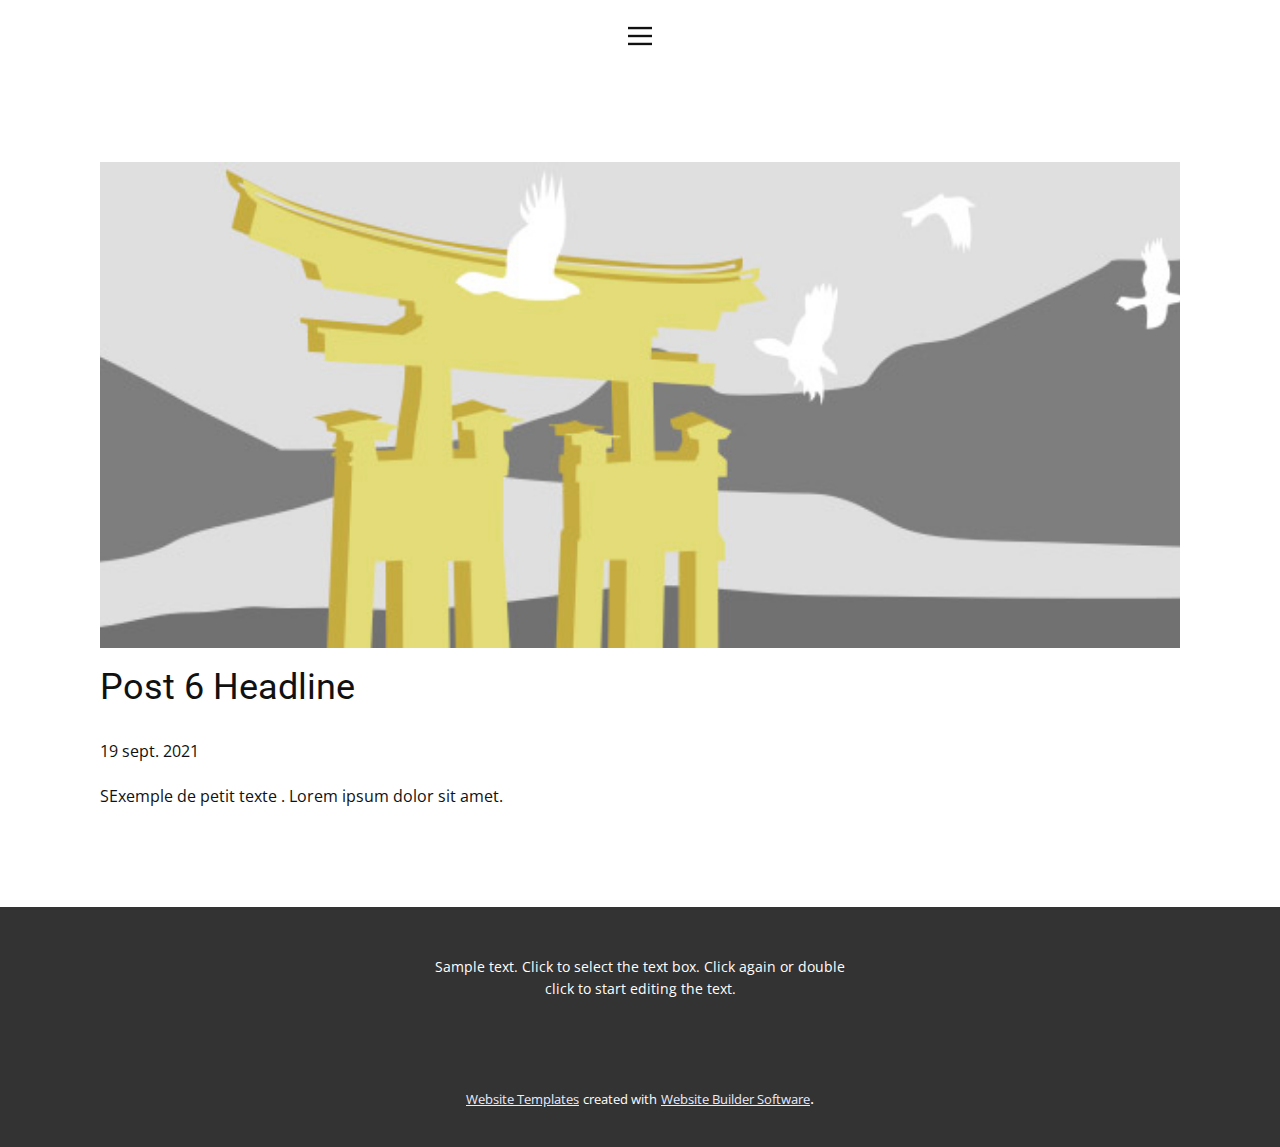
<file: blog/post-5.html>
<!doctype html>
<html style="font-size: 16px;"><head>
    <meta name="viewport" content="width=device-width, initial-scale=1.0">
    <meta charset="utf-8">
    <meta name="keywords" content="Post 1 Headline">
    <meta name="description" content="">
    <meta name="page_type" content="np-template-header-footer-from-plugin">
    <title>Post 6 Headline</title>
    <link rel="stylesheet" href="../nicepage.css" media="screen">
<link rel="stylesheet" href="../Post-Template.css" media="screen">
    <script class="u-script" type="text/javascript" src="../jquery.js" defer=""></script>
    <script class="u-script" type="text/javascript" src="../nicepage.js" defer=""></script>
    <meta name="generator" content="Nicepage 3.23.2, nicepage.com">
    <link id="u-theme-google-font" rel="stylesheet" href="https://fonts.googleapis.com/css?family=Roboto:100,100i,300,300i,400,400i,500,500i,700,700i,900,900i|Open+Sans:300,300i,400,400i,600,600i,700,700i,800,800i">
    
    
    <script type="application/ld+json">{
		"@context": "http://schema.org",
		"@type": "Organization",
		"name": ""
}</script>
    <meta name="theme-color" content="#1934fd">
  </head>
  <body class="u-body"><header class="u-clearfix u-header u-header" id="sec-44a9"><div class="u-clearfix u-sheet u-sheet-1">
        <nav class="u-align-left u-menu u-menu-dropdown u-offcanvas u-menu-1" data-responsive-from="XL">
          <div class="menu-collapse">
            <a class="u-button-style u-nav-link" href="#" style="padding: 4px 0px; font-size: calc(1em + 8px);">
              <svg class="u-svg-link" preserveAspectRatio="xMidYMin slice" viewBox="0 0 302 302" style=""><use xmlns:xlink="http://www.w3.org/1999/xlink" xlink:href="#svg-5c50"></use></svg>
              <svg xmlns="http://www.w3.org/2000/svg" xmlns:xlink="http://www.w3.org/1999/xlink" version="1.1" id="svg-5c50" x="0px" y="0px" viewBox="0 0 302 302" style="enable-background:new 0 0 302 302;" xml:space="preserve" class="u-svg-content"><g><rect y="36" width="302" height="30"></rect><rect y="236" width="302" height="30"></rect><rect y="136" width="302" height="30"></rect>
</g><g></g><g></g><g></g><g></g><g></g><g></g><g></g><g></g><g></g><g></g><g></g><g></g><g></g><g></g><g></g></svg>
            </a>
          </div>
          <div class="u-custom-menu u-nav-container">
            <ul class="u-nav u-unstyled u-nav-1"><li class="u-nav-item"><a class="u-button-style u-nav-link u-text-active-palette-1-base u-text-hover-palette-2-base" href="../Home.html" style="padding: 10px 20px;">Home</a>
</li><li class="u-nav-item"><a class="u-button-style u-nav-link u-text-active-palette-1-base u-text-hover-palette-2-base" href="../About.html" style="padding: 10px 20px;">About</a>
</li><li class="u-nav-item"><a class="u-button-style u-nav-link u-text-active-palette-1-base u-text-hover-palette-2-base" href="../Contact.html" style="padding: 10px 20px;">Contact</a>
</li><li class="u-nav-item"><a class="u-button-style u-nav-link u-text-active-palette-1-base u-text-hover-palette-2-base" href="../Accueil.html" style="padding: 10px 20px;">Accueil</a>
</li></ul>
          </div>
          <div class="u-custom-menu u-nav-container-collapse">
            <div class="u-align-center u-black u-container-style u-inner-container-layout u-opacity u-opacity-95 u-sidenav">
              <div class="u-sidenav-overflow">
                <div class="u-menu-close"></div>
                <ul class="u-align-center u-nav u-popupmenu-items u-unstyled u-nav-2"><li class="u-nav-item"><a class="u-button-style u-nav-link" href="../Home.html">Home</a>
</li><li class="u-nav-item"><a class="u-button-style u-nav-link" href="../About.html">About</a>
</li><li class="u-nav-item"><a class="u-button-style u-nav-link" href="../Contact.html">Contact</a>
</li></ul>
              </div>
            </div>
            <div class="u-black u-menu-overlay u-opacity u-opacity-70"></div>
          </div>
        </nav>
      </div></header>
    <section class="u-align-center u-clearfix u-section-1" id="sec-8581">
      <div class="u-clearfix u-sheet u-valign-middle-md u-valign-middle-sm u-valign-middle-xs u-sheet-1"><!--post_details--><!--post_details_options_json--><!--{"source":""}--><!--/post_details_options_json--><!--blog_post-->
        <div class="u-container-style u-expanded-width u-post-details u-post-details-1">
          <div class="u-container-layout u-valign-middle u-container-layout-1"><!--blog_post_image-->
            <img alt="" class="u-blog-control u-expanded-width u-image u-image-default u-image-1" src="[data-uri]"><!--/blog_post_image--><!--blog_post_header-->
            <h2 class="u-blog-control u-text u-text-1">Post 6 Headline</h2><!--/blog_post_header--><!--blog_post_metadata-->
            <div class="u-blog-control u-metadata u-metadata-1"><!--blog_post_metadata_date-->
              <span class="u-meta-date u-meta-icon">19 sept. 2021</span><!--/blog_post_metadata_date--><!--blog_post_metadata_category-->
              <!--/blog_post_metadata_category--><!--blog_post_metadata_comments-->
              <!--/blog_post_metadata_comments-->
            </div><!--/blog_post_metadata--><!--blog_post_content-->
            <div class="u-align-justify u-blog-control u-post-content u-text u-text-2 fr-view">
  SExemple de petit texte . Lorem ipsum dolor sit amet.
  </div><!--/blog_post_content-->
          </div>
        </div><!--/blog_post--><!--/post_details-->
      </div>
    </section>
    
    
    <footer class="u-align-center u-clearfix u-footer u-grey-80 u-footer" id="sec-a032"><div class="u-clearfix u-sheet u-sheet-1">
        <p class="u-small-text u-text u-text-variant u-text-1">Sample text. Click to select the text box. Click again or double click to start editing the text.</p>
      </div></footer>
    <section class="u-backlink u-clearfix u-grey-80">
      <a class="u-link" href="https://nicepage.com/website-templates" target="_blank">
        <span>Website Templates</span>
      </a>
      <p class="u-text">
        <span>created with</span>
      </p>
      <a class="u-link" href="https://nicepage.com/" target="_blank">
        <span>Website Builder Software</span>
      </a>. 
    </section>
  
</body></html>
</file>
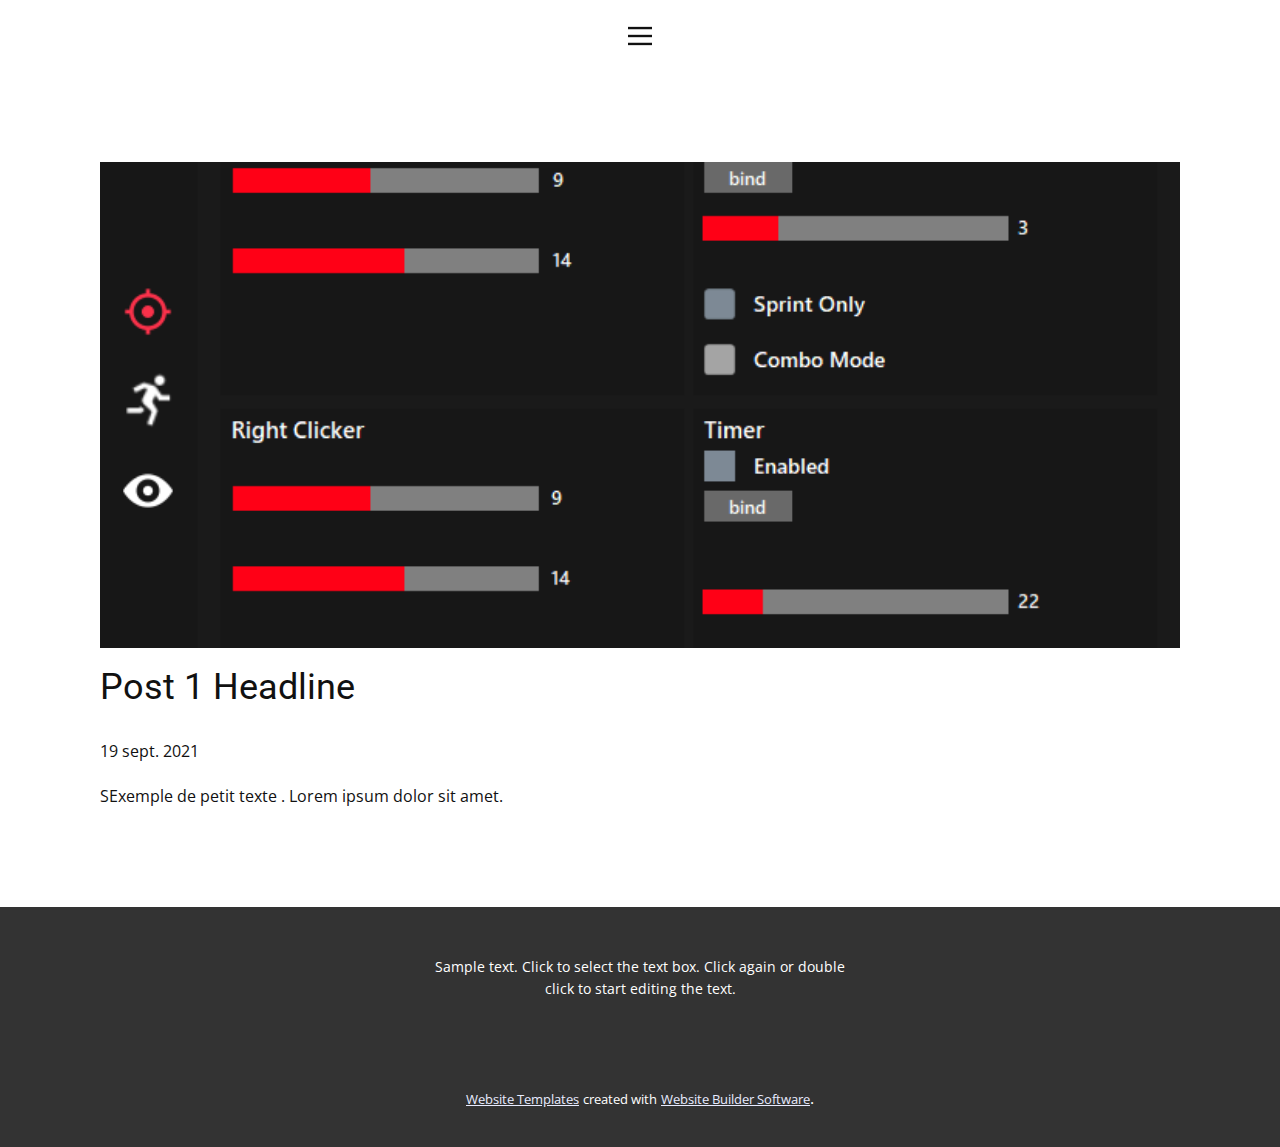
<file: blog/post.html>
<!doctype html>
<html style="font-size: 16px;"><head>
    <meta name="viewport" content="width=device-width, initial-scale=1.0">
    <meta charset="utf-8">
    <meta name="keywords" content="Post 1 Headline">
    <meta name="description" content="">
    <meta name="page_type" content="np-template-header-footer-from-plugin">
    <title>Post 1 Headline</title>
    <link rel="stylesheet" href="../nicepage.css" media="screen">
<link rel="stylesheet" href="../Post-Template.css" media="screen">
    <script class="u-script" type="text/javascript" src="../jquery.js" defer=""></script>
    <script class="u-script" type="text/javascript" src="../nicepage.js" defer=""></script>
    <meta name="generator" content="Nicepage 3.23.2, nicepage.com">
    <link id="u-theme-google-font" rel="stylesheet" href="https://fonts.googleapis.com/css?family=Roboto:100,100i,300,300i,400,400i,500,500i,700,700i,900,900i|Open+Sans:300,300i,400,400i,600,600i,700,700i,800,800i">
    
    
    <script type="application/ld+json">{
		"@context": "http://schema.org",
		"@type": "Organization",
		"name": ""
}</script>
    <meta name="theme-color" content="#1934fd">
  </head>
  <body class="u-body"><header class="u-clearfix u-header u-header" id="sec-44a9"><div class="u-clearfix u-sheet u-sheet-1">
        <nav class="u-align-left u-menu u-menu-dropdown u-offcanvas u-menu-1" data-responsive-from="XL">
          <div class="menu-collapse">
            <a class="u-button-style u-nav-link" href="#" style="padding: 4px 0px; font-size: calc(1em + 8px);">
              <svg class="u-svg-link" preserveAspectRatio="xMidYMin slice" viewBox="0 0 302 302" style=""><use xmlns:xlink="http://www.w3.org/1999/xlink" xlink:href="#svg-5c50"></use></svg>
              <svg xmlns="http://www.w3.org/2000/svg" xmlns:xlink="http://www.w3.org/1999/xlink" version="1.1" id="svg-5c50" x="0px" y="0px" viewBox="0 0 302 302" style="enable-background:new 0 0 302 302;" xml:space="preserve" class="u-svg-content"><g><rect y="36" width="302" height="30"></rect><rect y="236" width="302" height="30"></rect><rect y="136" width="302" height="30"></rect>
</g><g></g><g></g><g></g><g></g><g></g><g></g><g></g><g></g><g></g><g></g><g></g><g></g><g></g><g></g><g></g></svg>
            </a>
          </div>
          <div class="u-custom-menu u-nav-container">
            <ul class="u-nav u-unstyled u-nav-1"><li class="u-nav-item"><a class="u-button-style u-nav-link u-text-active-palette-1-base u-text-hover-palette-2-base" href="../Home.html" style="padding: 10px 20px;">Home</a>
</li><li class="u-nav-item"><a class="u-button-style u-nav-link u-text-active-palette-1-base u-text-hover-palette-2-base" href="../About.html" style="padding: 10px 20px;">About</a>
</li><li class="u-nav-item"><a class="u-button-style u-nav-link u-text-active-palette-1-base u-text-hover-palette-2-base" href="../Contact.html" style="padding: 10px 20px;">Contact</a>
</li><li class="u-nav-item"><a class="u-button-style u-nav-link u-text-active-palette-1-base u-text-hover-palette-2-base" href="../Accueil.html" style="padding: 10px 20px;">Accueil</a>
</li></ul>
          </div>
          <div class="u-custom-menu u-nav-container-collapse">
            <div class="u-align-center u-black u-container-style u-inner-container-layout u-opacity u-opacity-95 u-sidenav">
              <div class="u-sidenav-overflow">
                <div class="u-menu-close"></div>
                <ul class="u-align-center u-nav u-popupmenu-items u-unstyled u-nav-2"><li class="u-nav-item"><a class="u-button-style u-nav-link" href="../Home.html">Home</a>
</li><li class="u-nav-item"><a class="u-button-style u-nav-link" href="../About.html">About</a>
</li><li class="u-nav-item"><a class="u-button-style u-nav-link" href="../Contact.html">Contact</a>
</li></ul>
              </div>
            </div>
            <div class="u-black u-menu-overlay u-opacity u-opacity-70"></div>
          </div>
        </nav>
      </div></header>
    <section class="u-align-center u-clearfix u-section-1" id="sec-8581">
      <div class="u-clearfix u-sheet u-valign-middle-md u-valign-middle-sm u-valign-middle-xs u-sheet-1"><!--post_details--><!--post_details_options_json--><!--{"source":""}--><!--/post_details_options_json--><!--blog_post-->
        <div class="u-container-style u-expanded-width u-post-details u-post-details-1">
          <div class="u-container-layout u-valign-middle u-container-layout-1"><!--blog_post_image-->
            <img alt="" class="u-blog-control u-expanded-width u-image u-image-default u-image-1" src="../images/Capture11.PNG"><!--/blog_post_image--><!--blog_post_header-->
            <h2 class="u-blog-control u-text u-text-1">Post 1 Headline</h2><!--/blog_post_header--><!--blog_post_metadata-->
            <div class="u-blog-control u-metadata u-metadata-1"><!--blog_post_metadata_date-->
              <span class="u-meta-date u-meta-icon">19 sept. 2021</span><!--/blog_post_metadata_date--><!--blog_post_metadata_category-->
              <!--/blog_post_metadata_category--><!--blog_post_metadata_comments-->
              <!--/blog_post_metadata_comments-->
            </div><!--/blog_post_metadata--><!--blog_post_content-->
            <div class="u-align-justify u-blog-control u-post-content u-text u-text-2 fr-view">
  SExemple de petit texte . Lorem ipsum dolor sit amet.
  </div><!--/blog_post_content-->
          </div>
        </div><!--/blog_post--><!--/post_details-->
      </div>
    </section>
    
    
    <footer class="u-align-center u-clearfix u-footer u-grey-80 u-footer" id="sec-a032"><div class="u-clearfix u-sheet u-sheet-1">
        <p class="u-small-text u-text u-text-variant u-text-1">Sample text. Click to select the text box. Click again or double click to start editing the text.</p>
      </div></footer>
    <section class="u-backlink u-clearfix u-grey-80">
      <a class="u-link" href="https://nicepage.com/website-templates" target="_blank">
        <span>Website Templates</span>
      </a>
      <p class="u-text">
        <span>created with</span>
      </p>
      <a class="u-link" href="https://nicepage.com/" target="_blank">
        <span>Website Builder Software</span>
      </a>. 
    </section>
  
</body></html>
</file>
